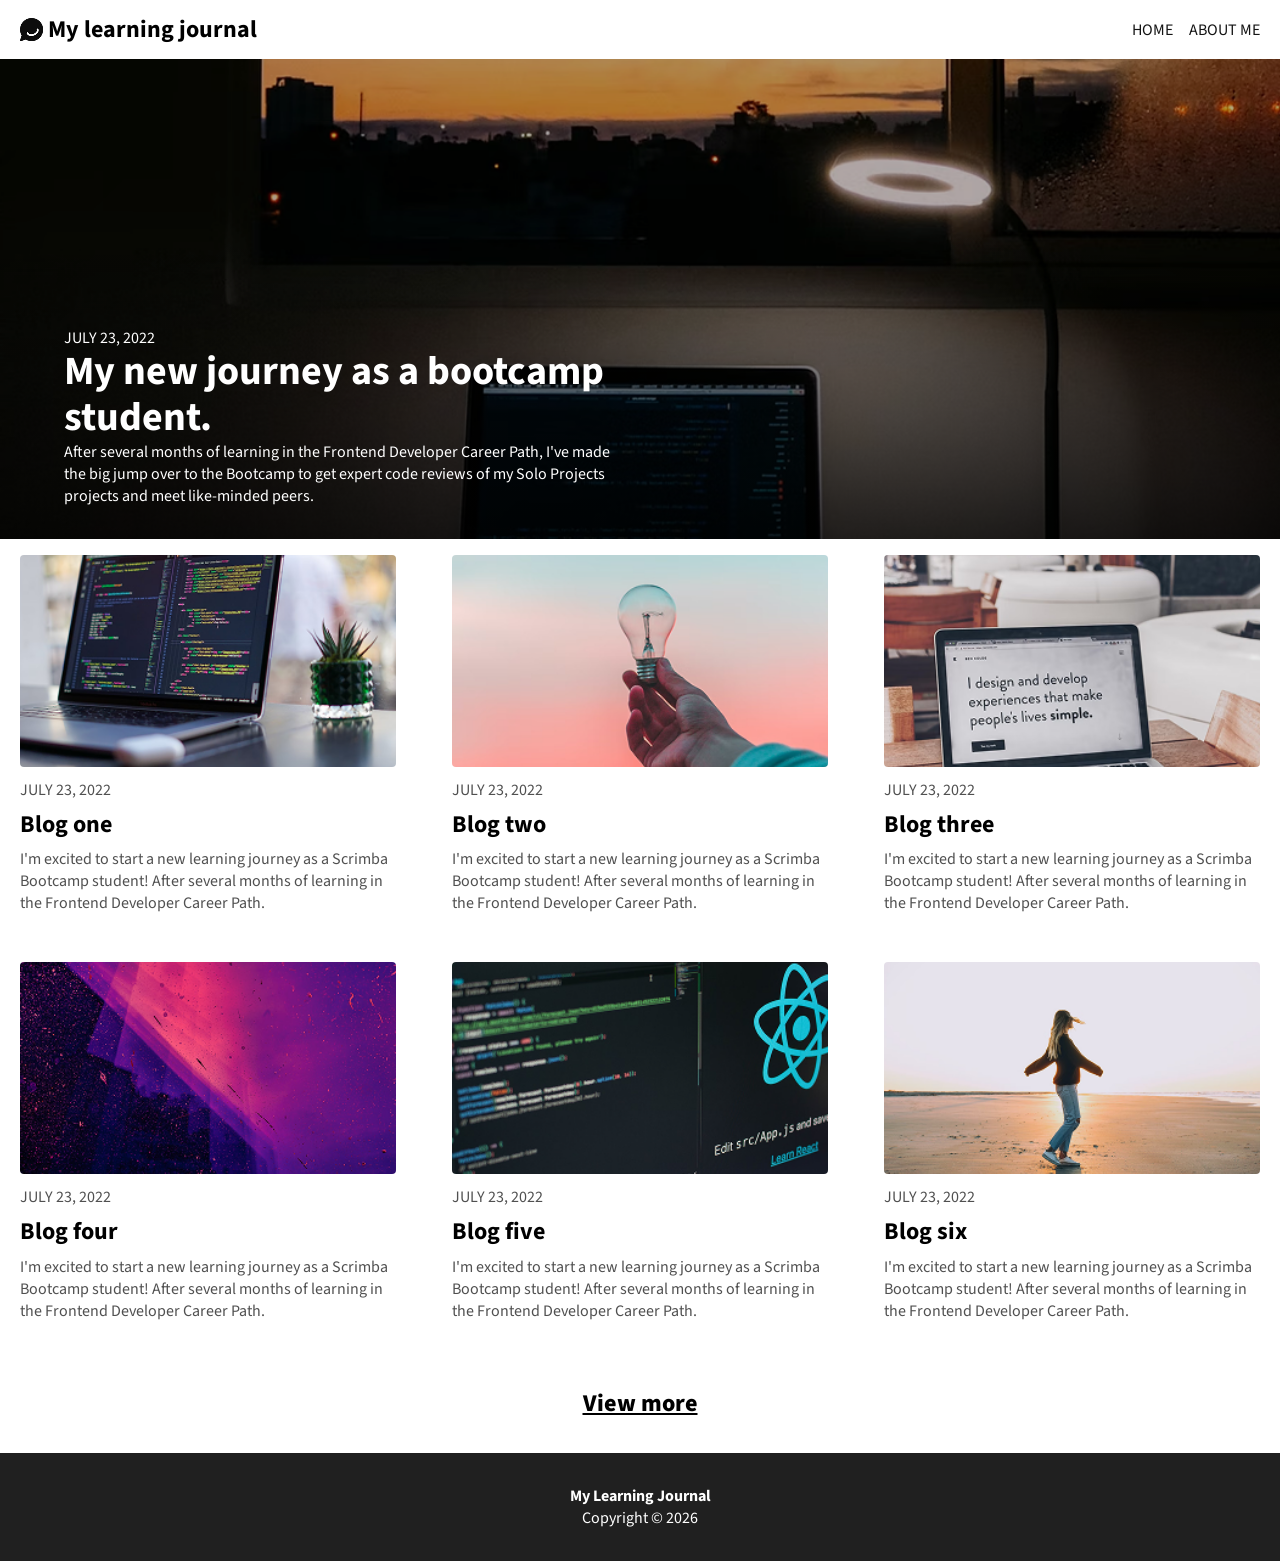
<file: index.html>
<!DOCTYPE html>
<html>
    <head>
        <title>My Learning Journal</title>
        <link rel="stylesheet" href="css/style.css">
        <!-- Google Fonts -->
        <link rel="preconnect" href="https://fonts.googleapis.com">
        <link rel="preconnect" href="https://fonts.gstatic.com" crossorigin>
        <link href="https://fonts.googleapis.com/css2?family=Source+Sans+3:ital,wght@0,200..900;1,200..900&display=swap" rel="stylesheet">
        <meta name="viewport" content="width=device-width, initial-scale=1.0">
    </head>
    <body>
        <script src="index.js" type="module"></script>
        <header class="headerEl">
            <a href="index.html">
                <div class="header-brand">
                    <img src="images/logo.png" alt="Rounded logo">
                    <h1>My learning journal</h1>
                </div>
            </a>

            <nav class="header-nav" aria-label="Main navigation">
                <a href="home.html">HOME</a>
                <a href="about.html">ABOUT ME</a>
            </nav>

        </header>

        <main>
            <div>
            <a href="#"
            class="hero-post"
            aria-label="My new journey as a bootcamp student.">
               <article>
                    <header>
                        <p>JULY 23, 2022</p>
                        <h2>My new journey as a bootcamp student.</h2>
                        <p>After several months of learning in the Frontend Developer Career Path, I've made the big jump over to the Bootcamp to get expert code reviews of my Solo Projects projects and meet like-minded peers.</p>
                    </header>
               </article> 
            </a>
            </div>

            <section class="main-element">
            
            <div class="blog-content">
            <a href="#"
            class="blog-one"
            aria-label="Blog one">
               <article>
                    <img src="images/blog-image-06.png" alt="Bright apartament, laptop, plant" class="blog">
                    <div>
                        <p>JULY 23, 2022</p>
                        <h2>Blog one</h2>
                        <p>I'm excited to start a new learning journey as a Scrimba Bootcamp student! After several months of learning in the Frontend Developer Career Path.</p>
                    </div>
               </article> 
            </a>
            </div>

            <div class="blog-content">
                <a href="#"
                class="blog-two"
                aria-label="Blog two">
                <article>
                        <img src="images/blog-image-04.png" alt="Bright apartament, laptop, plant" class="blog">
                        <div>
                            <p>JULY 23, 2022</p>
                            <h2>Blog two</h2>
                            <p>I'm excited to start a new learning journey as a Scrimba Bootcamp student! After several months of learning in the Frontend Developer Career Path.</p>
                        </div>
                </article> 
                </a>
            </div>

            <div class="blog-content">
            <a href="#"
            class="blog-three"
            aria-label="Blog three">
               <article>
                    <img src="images/blog-image-02.png" alt="Bright apartament, laptop, plant" class="blog">
                    <div>
                        <p>JULY 23, 2022</p>
                        <h2>Blog three</h2>
                        <p>I'm excited to start a new learning journey as a Scrimba Bootcamp student! After several months of learning in the Frontend Developer Career Path.</p>
                    </div>
               </article> 
            </a>
            </div>

            <div class="blog-content">
            <a href="#"
            class="blog-four"
            aria-label="Blog four">
               <article>
                    <img src="images/blog-image-05.png" alt="Bright pink clouds" class="blog">
                    <div>
                        <p>JULY 23, 2022</p>
                        <h2>Blog four</h2>
                        <p>I'm excited to start a new learning journey as a Scrimba Bootcamp student! After several months of learning in the Frontend Developer Career Path.</p>
                    </div>
               </article> 
            </a>
            </div>

            <div class="blog-content">
            <a href="#"
            class="blog-five"
            aria-label="Blog five">
               <article>
                    <img src="images/blog-image-01.png" alt="Bright pink clouds" class="blog">
                    <div>
                        <p>JULY 23, 2022</p>
                        <h2>Blog five</h2>
                        <p>I'm excited to start a new learning journey as a Scrimba Bootcamp student! After several months of learning in the Frontend Developer Career Path.</p>
                    </div>
               </article> 
            </a>
            </div>


            <div class="blog-content">
            <a href="#"
            class="blog-six"
            aria-label="Blog six">
               <article>
                    <img src="images/blog-image-03.png" alt="Bright pink clouds" class="blog">
                    <div>
                        <p>JULY 23, 2022</p>
                        <h2>Blog six</h2>
                        <p>I'm excited to start a new learning journey as a Scrimba Bootcamp student! After several months of learning in the Frontend Developer Career Path.</p>
                    </div>
               </article> 
            </a>
            </div>



            <a href="#" class="more-element" id="view-more">View more</a>

            <div class="blog-content hidden hidden-post">
            <a href="#"
            class="blog-seven"
            aria-label="Blog seven">
               <article>
                    <img src="images/ImageViewMore1.png" alt="Bright pink clouds" class="blog">
                    <div>
                        <p>OCTOBER 23, 2026</p>
                        <h2>Blog seven</h2>
                        <p>I'm excited to start a new learning journey as a Scrimba Bootcamp student! After several months of learning in the Frontend Developer Career Path.</p>
                    </div>
               </article> 
            </a>
            </div>

            <div class="blog-content hidden hidden-post">
            <a href="#"
            class="blog-eight"
            aria-label="Blog eight">
               <article>
                    <img src="images/ImageViewMore2.png" alt="Bright pink clouds" class="blog">
                    <div>
                        <p>OCTOBER 23, 2026</p>
                        <h2>Blog eight</h2>
                        <p>I'm excited to start a new learning journey as a Scrimba Bootcamp student! After several months of learning in the Frontend Developer Career Path.</p>
                    </div>
               </article> 
            </a>
            </div>

            <div class="blog-content hidden hidden-post">
            <a href="#"
            class="blog-nine"
            aria-label="Blog nine">
               <article>
                    <img src="images/ImageViewMore3.png" alt="Bright pink clouds" class="blog">
                    <div>
                        <p>OCTOBER 23, 2026</p>
                        <h2>Blog nine</h2>
                        <p>I'm excited to start a new learning journey as a Scrimba Bootcamp student! After several months of learning in the Frontend Developer Career Path.</p>
                    </div>
               </article> 
            </a>
            </div>

            </section>
        </main>

        <footer>
            <h4>My Learning Journal</h4>
            <p id="Footer-Year"></p>
        </footer>
    </body>
</html>
</file>
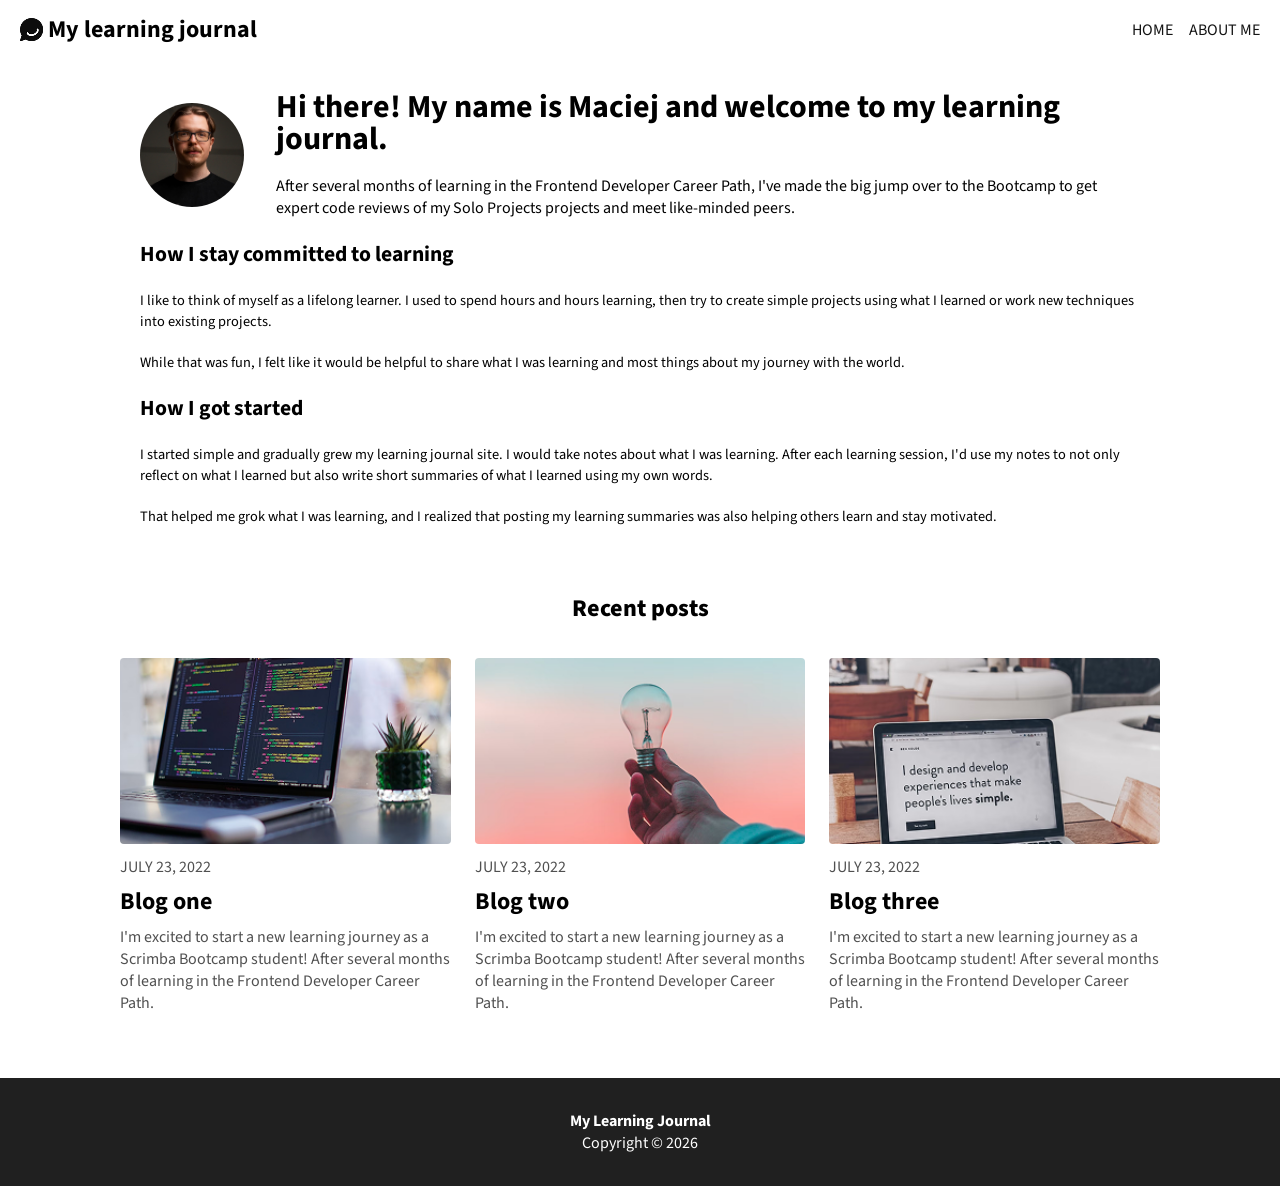
<file: about.html>
<!DOCTYPE html>
<html>
    <head>
        <title>My Learning Journal</title>
        <link rel="stylesheet" href="css/about.css">
        <!-- Google Fonts -->
        <link rel="preconnect" href="https://fonts.googleapis.com">
        <link rel="preconnect" href="https://fonts.gstatic.com" crossorigin>
        <link href="https://fonts.googleapis.com/css2?family=Source+Sans+3:ital,wght@0,200..900;1,200..900&display=swap" rel="stylesheet">
        <meta name="viewport" content="width=device-width, initial-scale=1.0">
    </head>
    <body>
        <script src="index.js" type="module"></script>
        <header class="headerEl">
            <a href="index.html">
                <div class="header-brand">
                    <img src="images/logo.png" alt="Rounded logo">
                    <h1>My learning journal</h1>
                </div>
            </a>

            <nav class="header-nav" aria-label="Main navigation">
                <a href="home.html">HOME</a>
                <a href="about.html">ABOUT ME</a>
            </nav>

        </header>

        <main>
            <div class="main-post">
               <article>
                    <header class="about-intro">
                        <img src="images/avatar.png" class="avatar">
                            <div class="hero-text">
                                <h2>Hi there! My name is Maciej and welcome to my learning journal.</h2>
                                <p>After several months of learning in the Frontend Developer Career Path, I've made the big jump over to the Bootcamp to get expert code reviews of my Solo Projects projects and meet like-minded peers.</p>
                            </div>
                    </header>


                    <div class="main-text">
                        <h2>How I stay committed to learning</h2>
                        <p>I like to think of myself as a lifelong learner. I used to spend hours and hours learning, then try to create simple projects using what I learned or work new techniques into existing projects.</p>
                        <p>While that was fun, I felt like it would be helpful to share what I was learning and most things about my journey with the world.</p>
                        <h2>How I got started</h2>
                        <p>I started simple and gradually grew my learning journal site. I would take notes about what I was learning. After each learning session, I'd use my notes to not only reflect on what I learned but also write short summaries of what I learned using my own words.</p>
                        <p>That helped me grok what I was learning, and I realized that posting my learning summaries was also helping others learn and stay motivated.</p>
                    </div>


               </article> 
            </div>



            <p class="recent-posts">Recent posts</p>


            <section class="main-element">
                
            <div class="blog-content">
            <a href="#"
            class="blog-one"
            aria-label="Blog one">
               <article>
                    <img src="images/blog-image-06.png" alt="Bright apartament, laptop, plant" class="blog">
                    <div>
                        <p>JULY 23, 2022</p>
                        <h2>Blog one</h2>
                        <p>I'm excited to start a new learning journey as a Scrimba Bootcamp student! After several months of learning in the Frontend Developer Career Path.</p>
                    </div>
               </article> 
            </a>
            </div>

            <div class="blog-content">
                <a href="#"
                class="blog-two"
                aria-label="Blog two">
                <article>
                        <img src="images/blog-image-04.png" alt="Bright apartament, laptop, plant" class="blog">
                        <div>
                            <p>JULY 23, 2022</p>
                            <h2>Blog two</h2>
                            <p>I'm excited to start a new learning journey as a Scrimba Bootcamp student! After several months of learning in the Frontend Developer Career Path.</p>
                        </div>
                </article> 
                </a>
            </div>

            <div class="blog-content">
            <a href="#"
            class="blog-three"
            aria-label="Blog three">
               <article>
                    <img src="images/blog-image-02.png" alt="Bright apartament, laptop, plant" class="blog">
                    <div>
                        <p>JULY 23, 2022</p>
                        <h2>Blog three</h2>
                        <p>I'm excited to start a new learning journey as a Scrimba Bootcamp student! After several months of learning in the Frontend Developer Career Path.</p>
                    </div>
               </article> 
            </a>
            </div>
            </section>
            
        </main>

        <footer>
            <h4>My Learning Journal</h4>
            <p id="Footer-Year"></p>
        </footer>
    </body>
</html>
</file>
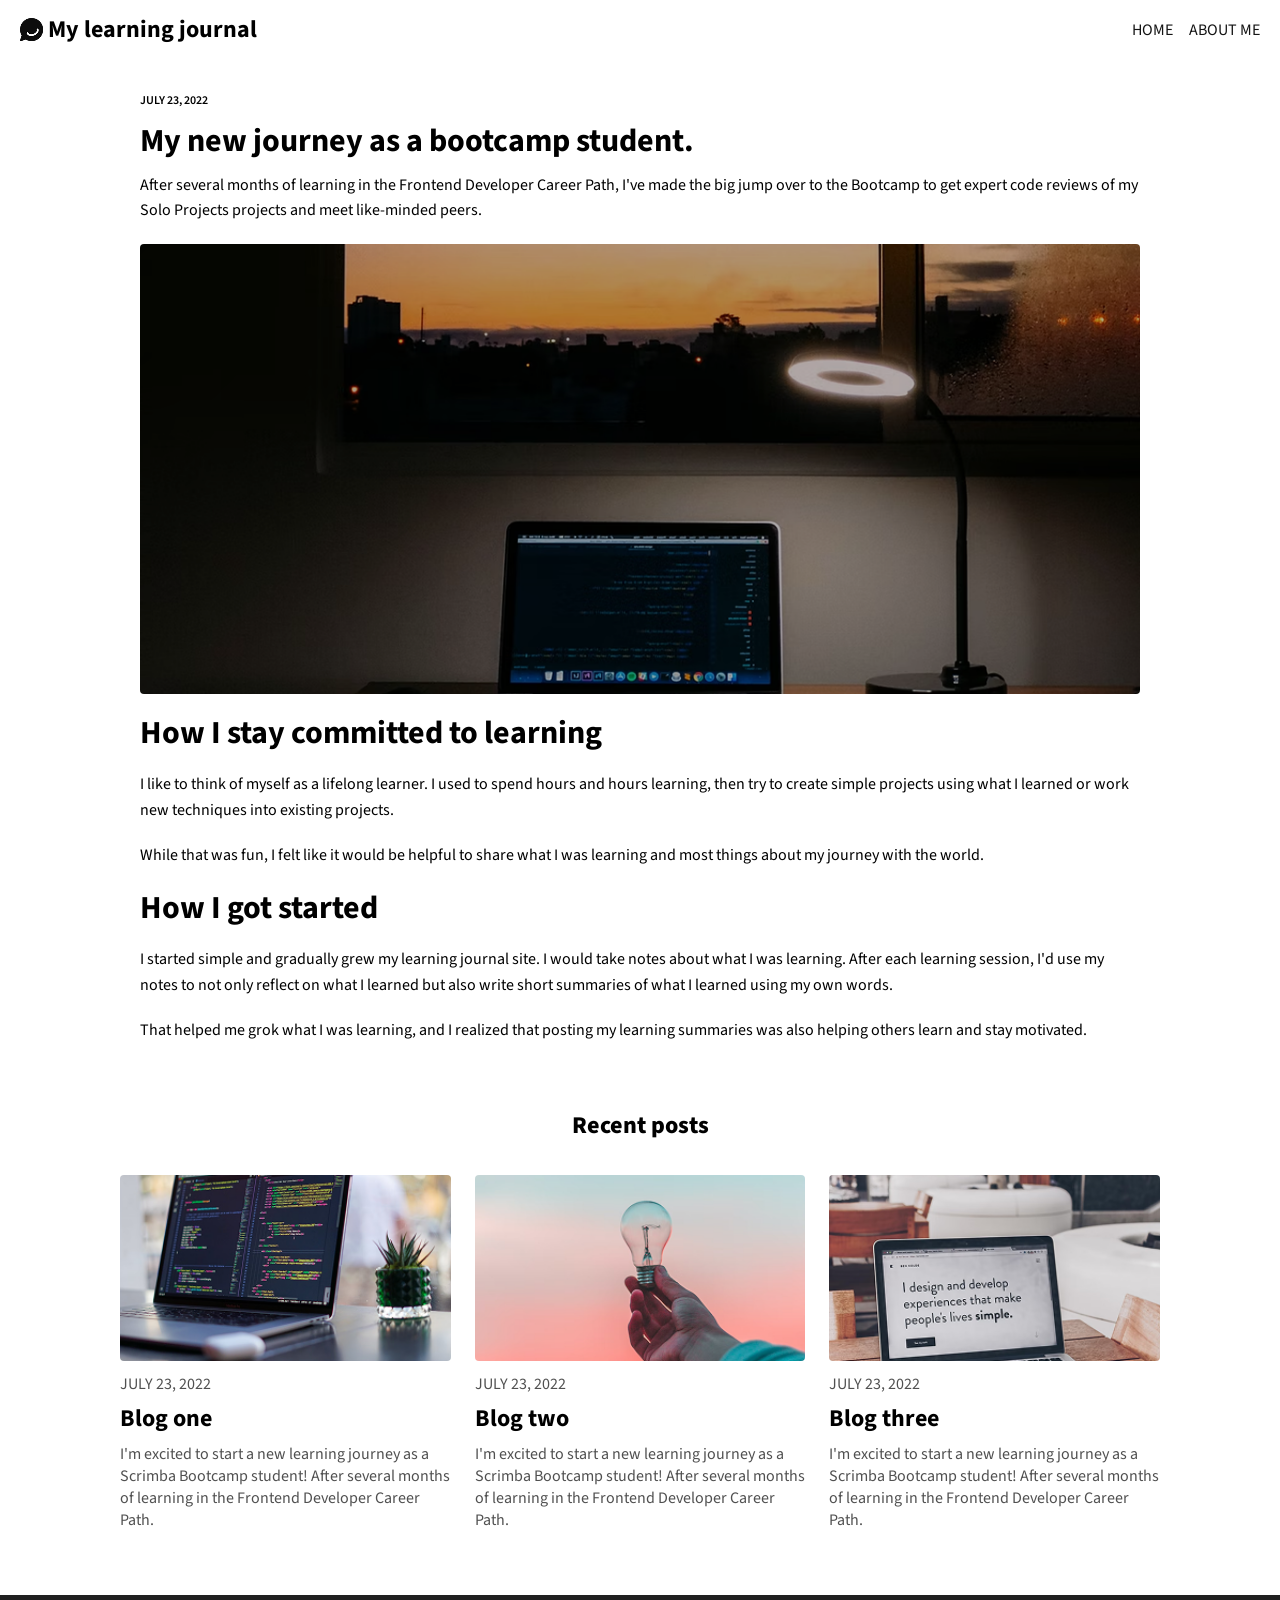
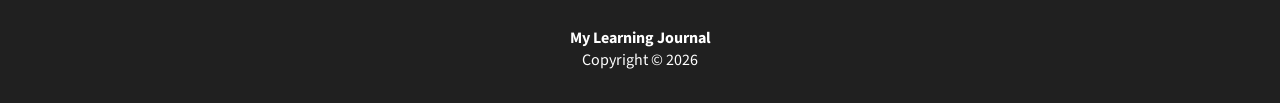
<file: home.html>
<!DOCTYPE html>
<html>
    <head>
        <title>My Learning Journal</title>
        <link rel="stylesheet" href="css/home.css">
        <!-- Google Fonts -->
        <link rel="preconnect" href="https://fonts.googleapis.com">
        <link rel="preconnect" href="https://fonts.gstatic.com" crossorigin>
        <link href="https://fonts.googleapis.com/css2?family=Source+Sans+3:ital,wght@0,200..900;1,200..900&display=swap" rel="stylesheet">
        <meta name="viewport" content="width=device-width, initial-scale=1.0">
    </head>
    <body>
        <script src="index.js" type="module"></script>
        <header class="headerEl">
            <a href="index.html">
                <div class="header-brand">
                    <img src="images/logo.png" alt="Rounded logo">
                    <h1>My learning journal</h1>
                </div>
            </a>

            <nav class="header-nav" aria-label="Main navigation">
                <a href="home.html">HOME</a>
                <a href="about.html">ABOUT ME</a>
            </nav>

        </header>

        <main>
            <div class="main-post">
               <article>
                    <header>
                        <p>JULY 23, 2022</p>
                        <h2>My new journey as a bootcamp student.</h2>
                        <p>After several months of learning in the Frontend Developer Career Path, I've made the big jump over to the Bootcamp to get expert code reviews of my Solo Projects projects and meet like-minded peers.</p>
                    </header>

                    <img     src="images/blog-image-hero.png"
                             class="main-image"
                             alt="Laptop on a desk beside a window">

                    <h2>How I stay committed to learning</h2>
                    <p>I like to think of myself as a lifelong learner. I used to spend hours and hours learning, then try to create simple projects using what I learned or work new techniques into existing projects.</p>
                    <p>While that was fun, I felt like it would be helpful to share what I was learning and most things about my journey with the world.</p>
                    <h2>How I got started</h2>
                    <p>I started simple and gradually grew my learning journal site. I would take notes about what I was learning. After each learning session, I'd use my notes to not only reflect on what I learned but also write short summaries of what I learned using my own words.</p>
                    <p>That helped me grok what I was learning, and I realized that posting my learning summaries was also helping others learn and stay motivated.</p>


               </article> 
            </div>



            <p class="recent-posts">Recent posts</p>


            <section class="main-element">

            <div class="blog-content">
            <a href="#"
            class="blog-one"
            aria-label="Blog one">
               <article>
                    <img src="images/blog-image-06.png" alt="Bright apartament, laptop, plant" class="blog">
                    <div>
                        <p>JULY 23, 2022</p>
                        <h2>Blog one</h2>
                        <p>I'm excited to start a new learning journey as a Scrimba Bootcamp student! After several months of learning in the Frontend Developer Career Path.</p>
                    </div>
               </article> 
            </a>
            </div>

            <div class="blog-content">
                <a href="#"
                class="blog-two"
                aria-label="Blog two">
                <article>
                        <img src="images/blog-image-04.png" alt="Bright apartament, laptop, plant" class="blog">
                        <div>
                            <p>JULY 23, 2022</p>
                            <h2>Blog two</h2>
                            <p>I'm excited to start a new learning journey as a Scrimba Bootcamp student! After several months of learning in the Frontend Developer Career Path.</p>
                        </div>
                </article> 
                </a>
            </div>

            <div class="blog-content">
            <a href="#"
            class="blog-three"
            aria-label="Blog three">
               <article>
                    <img src="images/blog-image-02.png" alt="Bright apartament, laptop, plant" class="blog">
                    <div>
                        <p>JULY 23, 2022</p>
                        <h2>Blog three</h2>
                        <p>I'm excited to start a new learning journey as a Scrimba Bootcamp student! After several months of learning in the Frontend Developer Career Path.</p>
                    </div>
               </article> 
            </a>
            </div>
            </section>
            
        </main>

        <footer>
            <h4>My Learning Journal</h4>
            <p id="Footer-Year"></p>
        </footer>
    </body>
</html>
</file>
<file: css/style.css>
*, *::before, *::after {
    box-sizing: border-box;    
}

a,
a:visited {
    color: inherit;
    text-decoration: none;
}

html, 
body {
    margin: 0;
    padding: 0;
    font-family: "Source Sans 3", sans-serif;
}

body {
    display: grid;
    grid-template-areas:
        "header"
        "main"
        "footer";
}

.main-element {
    display: grid;
    grid-template-columns: 1fr;
    gap: 1rem;
}

@media (min-width: 48rem) {
    .main-element {
        grid-template-columns: repeat(3, minmax(0, 1fr));
    }

    .more-element {
        grid-column: 1 / -1;
    }

    .hero-post header {
        max-width: 35rem;
    }
    
}


.headerEl {
    display: flex;
    padding: 0.75rem 1.25rem;
    min-height: 59px;
    align-items: center;
    justify-content: space-between;
    gap: 1em;
    
}

.headerEl h1 {
    font-size: 1.5rem;
}

a {
    text-decoration: none;
}


.header-brand, .header-nav {
    display: flex;
    align-items: center;
}

.header-nav {
    gap: 1em;
}

.header-brand {
    gap: 0.25rem;
}

.header-brand img {
    width: 1.5rem;
    height: auto;
}

.hero-post {
    display: flex;
    align-items: flex-end;
    justify-content: flex-start;

    width: 100%;
    min-height: 30rem;
    padding: 2rem clamp(1.25rem, 5vw, 4rem);

    background-image:
        linear-gradient(
            to top,
            rgba(0, 0, 0, 0.7),
            transparent 65%
        ),
        url("../images/blog-image-hero.png");

    background-size: cover;
    background-position: center;
    background-repeat: no-repeat;
    color: white;
}

.hero-post p {
    font-weight: 400;
}

.hero-post h2 {
    line-height: 1.15;
    font-size: clamp(1.75rem, 6vw, 2.5rem);
}

a:hover, a:focus {
    filter: brightness(0.9);
}

a:focus {
    outline: 3px solid #5a5a5a;
    box-shadow: 0 0 0 3px rgba(135,18,113,0.5); 
    transition: outline 0.2s ease, box-shadow 0.2s ease;
}

.hero-post,
.hero-post:visited {
    color: white;
}

.header-nav a,
.header-nav a:visited {
    color: #141414;
}

h1, h2, h3, h4, p {
    margin: 0;
    padding: 0;
}




footer {
    text-align: center;
    color: white;
    background-color: #202020;
    padding: 2rem 1rem;
}

.blog {
    display: block;
    width: 100%;
    padding: 0;
    aspect-ratio: 16 / 9;
    object-fit: cover;
    border-radius: 0.25rem;
}

.more-element {
    display: flex;
    justify-content: center;
    padding: 2rem 0;
    font-weight: 800;
    text-decoration: underline;
    font-size: 1.5rem;
}


.blog-content {
    padding: 1rem 1.25rem;
}

.blog-content article > div {
    display: flex;
    flex-direction: column;
    gap: 0.4rem;
    padding-top: 0.75rem;
}


.blog-content p {
    color: #505050;
}


.headerEl {
    grid-area: header;
}

.hero-post {
    grid-area: hero;
}

footer {
    grid-area: footer;
}

.hidden {
    display: none;
}
</file>
<file: css/about.css>
*, *::before, *::after {
    box-sizing: border-box;    
}

a,
a:visited {
    color: inherit;
    text-decoration: none;
}

html, 
body {
    margin: 0;
    padding: 0;
    font-family: "Source Sans 3", sans-serif;
}

.main-text {
    font-size: 0.9rem;
    display: flex;
    flex-direction: column;
    gap: 1.25rem;
}

.hero-text h2 {
    font-size: 2rem;
    line-height: 1;
}





.main-element {
    display: grid;
    grid-template-columns: 1fr;
    gap: 1.5rem;
    width: min(100% - 2.5rem, 65rem);
    margin-inline: auto;
}

@media (min-width: 48rem) {
    .main-element {
        grid-template-columns: repeat(3, minmax(0, 1fr));
        margin-bottom: 4em;
    }

    .about-intro {
        display: flex;
        flex-direction: column;
        align-items: center;
        gap: 1.5rem;
    }

    .avatar {
        flex-shrink: 0;
    }

    .about-intro-text {
        flex: 1;
    }

    .main-text {
        font-size: 0.9rem;
        display: flex;
        flex-direction: column;
        gap: 1.25rem;
    }

    .hero-text {
        display: flex;
        flex-direction: column;
        gap: 1.25rem;
    }

}


.headerEl {
    display: flex;
    padding: 0.75rem 1.25rem;
    min-height: 59px;
    align-items: center;
    justify-content: space-between;
    gap: 1em;
    background-color: #FFFFFF;
    
}

.headerEl h1 {
    font-size: 1.5rem;
}




.header-brand, .header-nav {
    display: flex;
    align-items: center;
}

.header-nav {
    gap: 1em;
}

.header-brand {
    gap: 0.25rem;
}

.header-brand img {
    width: 1.5rem;
    height: auto;
}

.main-post {
    width: 100%;
    max-width: 65rem;
    margin-inline: auto;
    padding: 2rem 1.25rem;

}

.main-image {
    display: block;
    width: 100%;
    height: auto;
    border-radius: 0.25rem;
}

.main-post article {
    display: flex;
    flex-direction: column;
    gap: 1.25rem;
}

.main-post article > header {
    display: flex;
    gap: 0.75rem;
    gap: 2rem;
}

a:hover, a:focus {
    filter: brightness(0.9);
}

a:focus {
    outline: 3px solid #5a5a5a;
    box-shadow: 0 0 0 3px rgba(135,18,113,0.5); 
    transition: outline 0.2s ease, box-shadow 0.2s ease;
}

.header-nav a,
.header-nav a:visited {
    color: #141414;
}

h1, h2, h3, h4, p {
    margin: 0;
    padding: 0;
}


footer {
    text-align: center;
    color: white;
    background-color: #202020;
    padding: 2rem 1rem;
}

.blog {
    display: block;
    width: 100%;
    padding: 0;
    aspect-ratio: 16 / 9;
    object-fit: cover;
    border-radius: 0.25rem;
}

.recent-posts {
    display: flex;
    justify-content: center;
    padding: 2rem 0;
    font-weight: 800;
    font-size: 1.5rem;
}

.avatar {
    width: 6.5rem;
    height: 6.5rem;
    object-fit: cover;
    border-radius: 50%;
}

.about-intro-text {
    display: flex;
    flex-direction: column;
    gap: 0.75rem;
}

.about-intro {
    display: flex;
    flex-direction: row;
    gap: 100px;
}


.blog-content article > div {
    display: flex;
    flex-direction: column;
    gap: 0.4rem;
    padding-top: 0.75rem;
}


.blog-content p {
    color: #505050;
}


.headerEl {
    grid-area: header;
}

footer {
    grid-area: footer;
}
</file>
<file: css/home.css>
*, *::before, *::after {
    box-sizing: border-box;    
}

a,
a:visited {
    color: inherit;
    text-decoration: none;
}

html, 
body {
    margin: 0;
    padding: 0;
    font-family: "Source Sans 3", sans-serif;
}

.main-post h2 {
    font-size: clamp(1.25rem, 3vw, 2rem);
    line-height: 1.2;
}

.main-post p {
    font-size: 1rem;
    line-height: 1.6;
}

.main-post article > header > p:first-child {
    font-size: 0.75rem;
    font-weight: 600;
}

.main-element {
    display: grid;
    grid-template-columns: 1fr;
    gap: 1.5rem;
    width: min(100% - 2.5rem, 65rem);
    margin-inline: auto;
}

@media (min-width: 48rem) {
    .main-element {
        grid-template-columns: repeat(3, minmax(0, 1fr));
        margin-bottom: 4em;
    }

    .blog-content {
        width: 100%;
    }
}


.headerEl {
    display: flex;
    padding: 0.75rem 1.25rem;
    min-height: 59px;
    align-items: center;
    justify-content: space-between;
    gap: 1em;
    background-color: #FFFFFF;
    
}

.headerEl h1 {
    font-size: 1.5rem;
}




.header-brand, .header-nav {
    display: flex;
    align-items: center;
}

.header-nav {
    gap: 1em;
}

.header-brand {
    gap: 0.25rem;
}

.header-brand img {
    width: 1.5rem;
    height: auto;
}

.main-post {
    width: 100%;
    max-width: 65rem;
    margin-inline: auto;
    padding: 2rem 1.25rem;
}

.main-image {
    display: block;
    width: 100%;
    height: auto;
    border-radius: 0.25rem;
}

.main-post article {
    display: flex;
    flex-direction: column;
    gap: 1.25rem;
}

.main-post article > header {
    display: flex;
    flex-direction: column;
    gap: 0.75rem;
}

a:hover, a:focus {
    filter: brightness(0.9);
}

a:focus {
    outline: 3px solid #5a5a5a;
    box-shadow: 0 0 0 3px rgba(135,18,113,0.5); 
    transition: outline 0.2s ease, box-shadow 0.2s ease;
}

.header-nav a,
.header-nav a:visited {
    color: #141414;
}

h1, h2, h3, h4, p {
    margin: 0;
    padding: 0;
}


footer {
    text-align: center;
    color: white;
    background-color: #202020;
    padding: 2rem 1rem;
}

.blog {
    display: block;
    width: 100%;
    padding: 0;
    aspect-ratio: 16 / 9;
    object-fit: cover;
    border-radius: 0.25rem;
}

.recent-posts {
    display: flex;
    justify-content: center;
    padding: 2rem 0;
    font-weight: 800;
    font-size: 1.5rem;
}




.blog-content article > div {
    display: flex;
    flex-direction: column;
    gap: 0.4rem;
    padding-top: 0.75rem;
}


.blog-content p {
    color: #505050;
}


.headerEl {
    grid-area: header;
}

footer {
    grid-area: footer;
}
</file>
